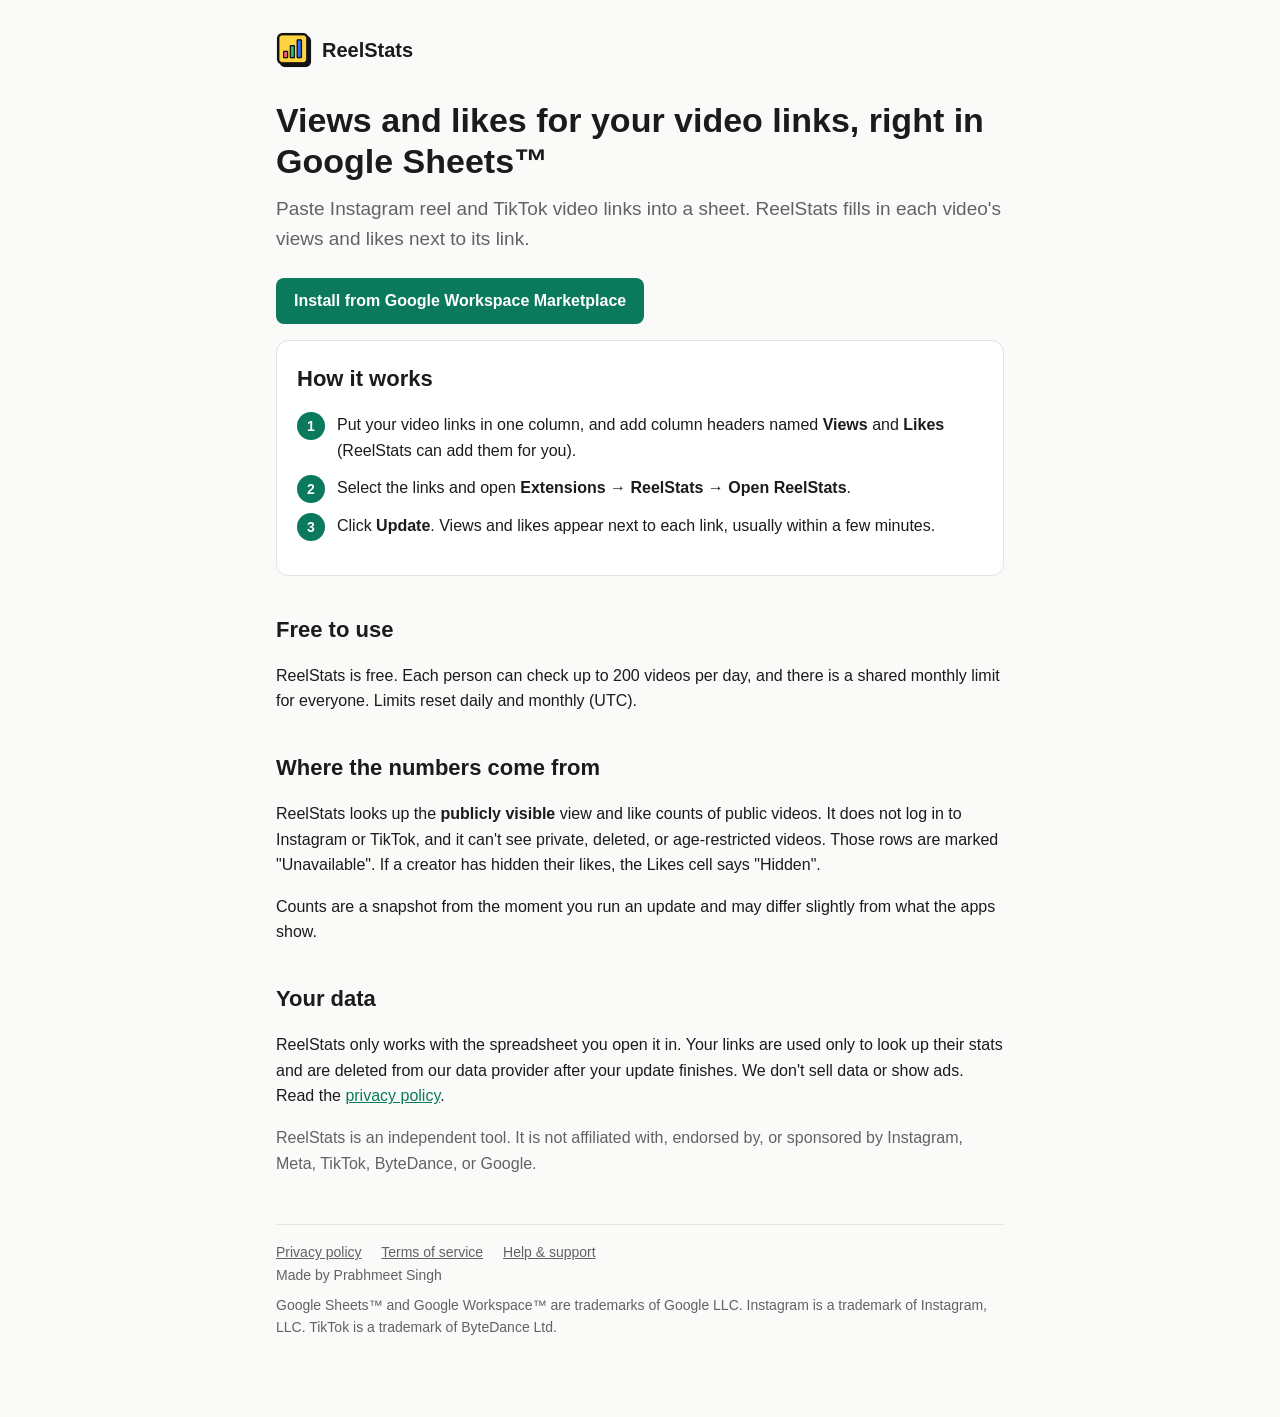
<file: index.html>
<!doctype html>
<html lang="en">
<head>
  <meta charset="utf-8">
  <meta name="viewport" content="width=device-width, initial-scale=1">
  <title>ReelStats</title>
  <meta name="description" content="Fill in views and likes for Instagram reels and TikTok videos in Google Sheets™.">
  <link rel="icon" href="/icon-128.png">
  <link rel="stylesheet" href="/style.css">
</head>
<body>
  <main>
    <header class="site"><img src="/icon-128.png" alt=""><a href="/">ReelStats</a></header>

    <h1>Views and likes for your video links, right in Google Sheets™</h1>
    <p class="lead">Paste Instagram reel and TikTok video links into a sheet. ReelStats fills in each video's views and likes next to its link.</p>
    <p><a class="button" href="https://workspace.google.com/marketplace/app/reelstats/132635458552" target="_blank" rel="noopener">Install from Google Workspace Marketplace</a></p>

    <div class="card">
      <h2 style="margin-top:0">How it works</h2>
      <ol class="steps">
        <li>Put your video links in one column, and add column headers named <b>Views</b> and <b>Likes</b> (ReelStats can add them for you).</li>
        <li>Select the links and open <b>Extensions → ReelStats → Open ReelStats</b>.</li>
        <li>Click <b>Update</b>. Views and likes appear next to each link, usually within a few minutes.</li>
      </ol>
    </div>

    <h2>Free to use</h2>
    <p>ReelStats is free. Each person can check up to 200 videos per day, and there is a shared monthly limit for everyone. Limits reset daily and monthly (UTC).</p>

    <h2>Where the numbers come from</h2>
    <p>ReelStats looks up the <b>publicly visible</b> view and like counts of public videos. It does not log in to Instagram or TikTok, and it can't see private, deleted, or age-restricted videos. Those rows are marked "Unavailable". If a creator has hidden their likes, the Likes cell says "Hidden".</p>
    <p>Counts are a snapshot from the moment you run an update and may differ slightly from what the apps show.</p>

    <h2>Your data</h2>
    <p>ReelStats only works with the spreadsheet you open it in. Your links are used only to look up their stats and are deleted from our data provider after your update finishes. We don't sell data or show ads. Read the <a href="/privacy">privacy policy</a>.</p>

    <p class="muted">ReelStats is an independent tool. It is not affiliated with, endorsed by, or sponsored by Instagram, Meta, TikTok, ByteDance, or Google.</p>

    <footer class="site">
      <a href="/privacy">Privacy policy</a>
      <a href="/terms">Terms of service</a>
      <a href="/support">Help &amp; support</a>
      <div>Made by Prabhmeet Singh</div>
      <p class="muted" style="margin-top:8px">Google Sheets™ and Google Workspace™ are trademarks of Google LLC. Instagram is a trademark of Instagram, LLC. TikTok is a trademark of ByteDance Ltd.</p>
    </footer>
  </main>
</body>
</html>
</file>
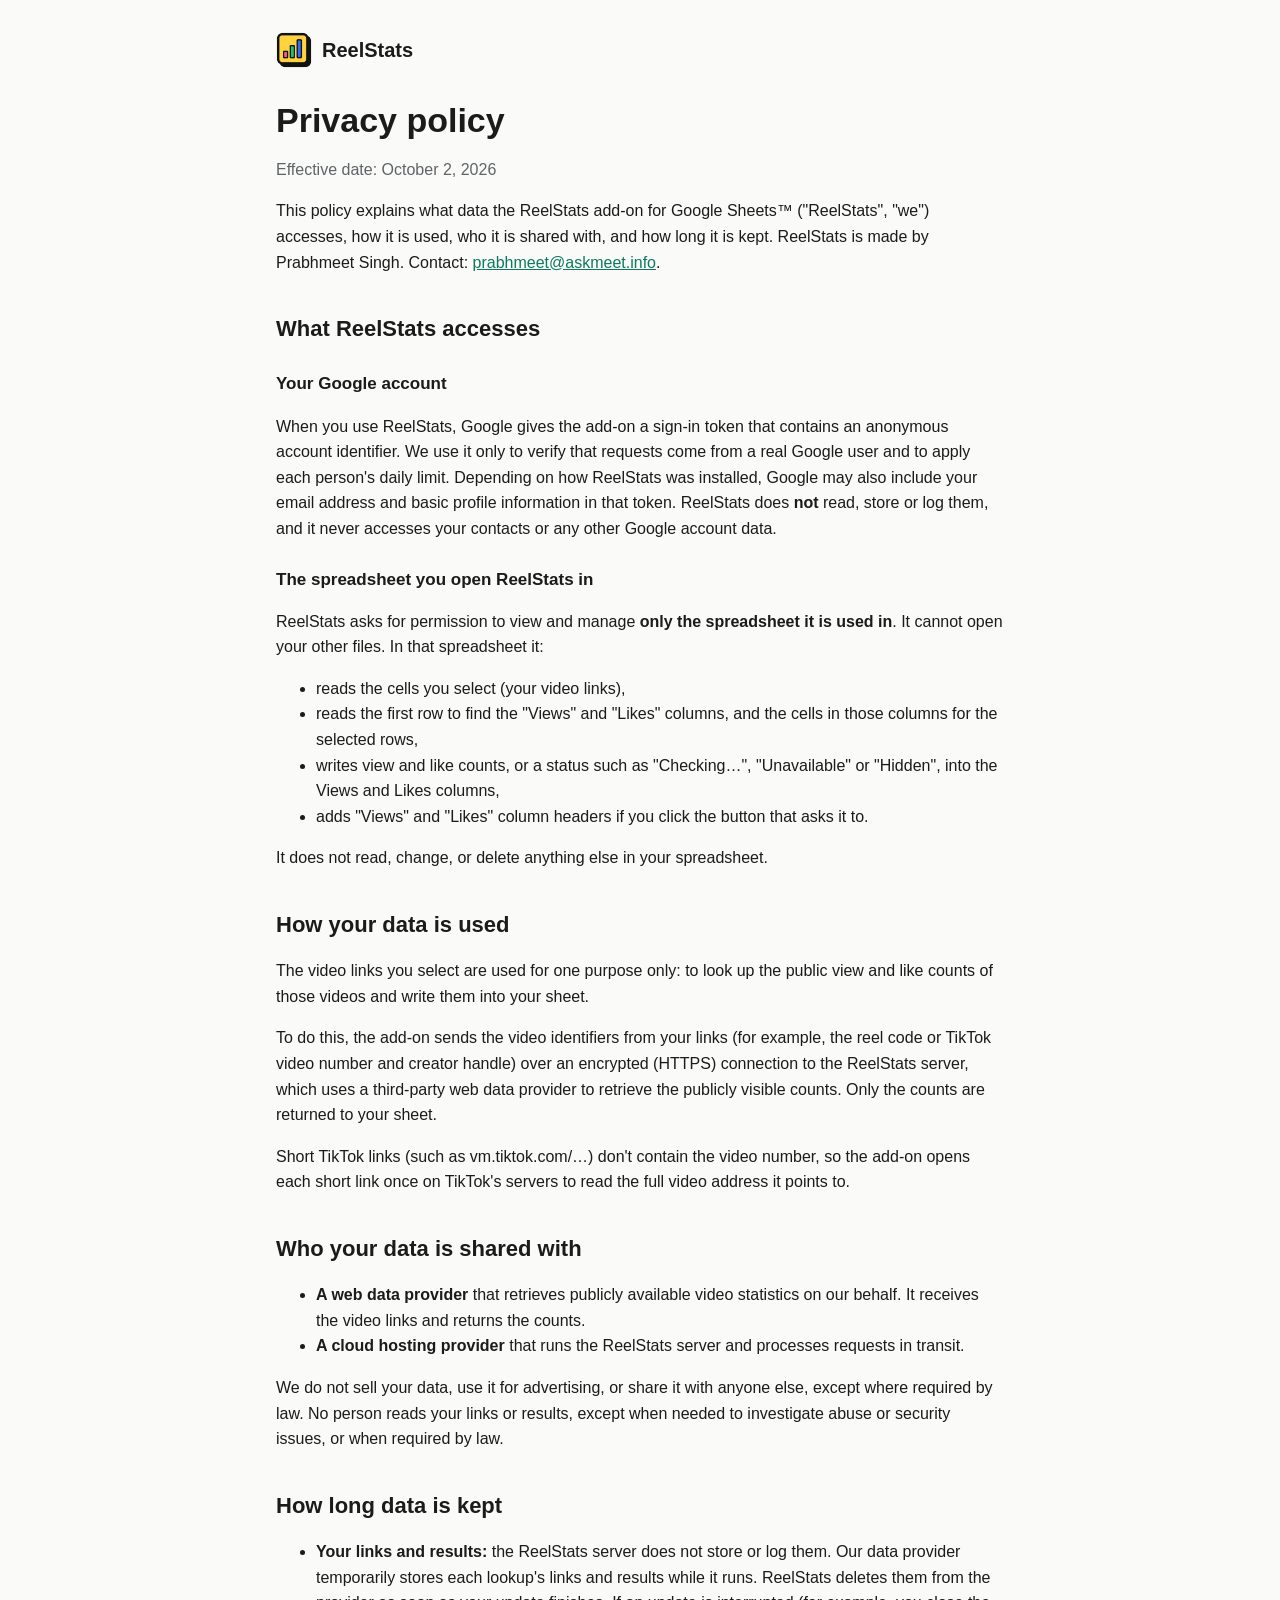
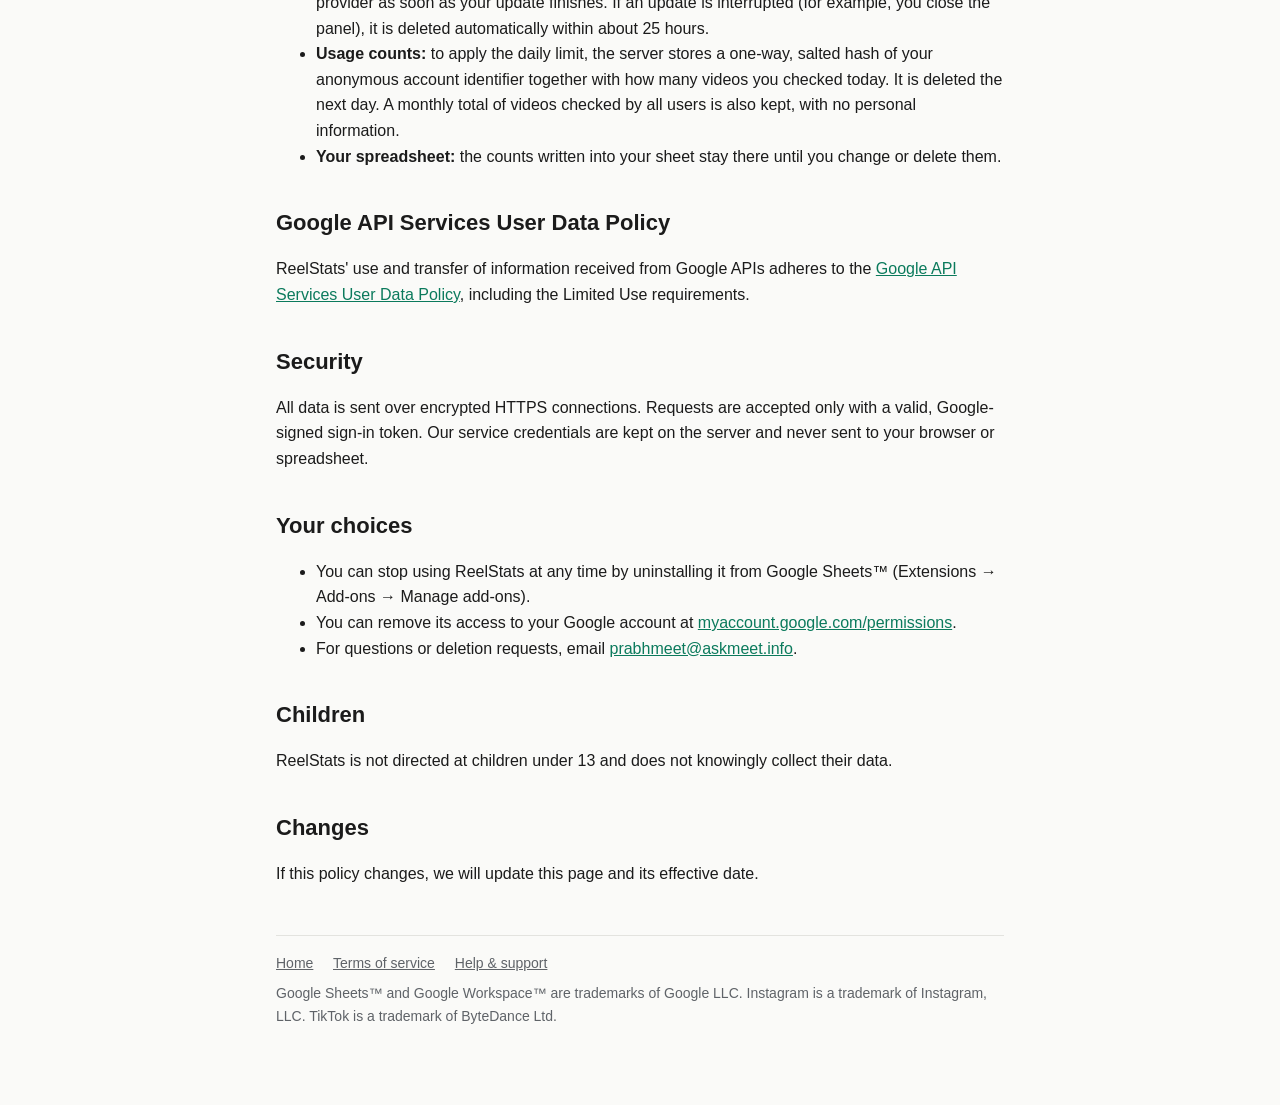
<file: privacy.html>
<!doctype html>
<html lang="en">
<head>
  <meta charset="utf-8">
  <meta name="viewport" content="width=device-width, initial-scale=1">
  <title>ReelStats Privacy Policy</title>
  <link rel="icon" href="/icon-128.png">
  <link rel="stylesheet" href="/style.css">
</head>
<body>
  <main>
    <header class="site"><img src="/icon-128.png" alt=""><a href="/">ReelStats</a></header>

    <h1>Privacy policy</h1>
    <p class="muted">Effective date: October 2, 2026</p>

    <p>This policy explains what data the ReelStats add-on for Google Sheets™ ("ReelStats", "we") accesses, how it is used, who it is shared with, and how long it is kept. ReelStats is made by Prabhmeet Singh. Contact: <a href="mailto:prabhmeet@askmeet.info">prabhmeet@askmeet.info</a>.</p>

    <h2>What ReelStats accesses</h2>
    <h3>Your Google account</h3>
    <p>When you use ReelStats, Google gives the add-on a sign-in token that contains an anonymous account identifier. We use it only to verify that requests come from a real Google user and to apply each person's daily limit. Depending on how ReelStats was installed, Google may also include your email address and basic profile information in that token. ReelStats does <b>not</b> read, store or log them, and it never accesses your contacts or any other Google account data.</p>

    <h3>The spreadsheet you open ReelStats in</h3>
    <p>ReelStats asks for permission to view and manage <b>only the spreadsheet it is used in</b>. It cannot open your other files. In that spreadsheet it:</p>
    <ul>
      <li>reads the cells you select (your video links),</li>
      <li>reads the first row to find the "Views" and "Likes" columns, and the cells in those columns for the selected rows,</li>
      <li>writes view and like counts, or a status such as "Checking…", "Unavailable" or "Hidden", into the Views and Likes columns,</li>
      <li>adds "Views" and "Likes" column headers if you click the button that asks it to.</li>
    </ul>
    <p>It does not read, change, or delete anything else in your spreadsheet.</p>

    <h2>How your data is used</h2>
    <p>The video links you select are used for one purpose only: to look up the public view and like counts of those videos and write them into your sheet.</p>
    <p>To do this, the add-on sends the video identifiers from your links (for example, the reel code or TikTok video number and creator handle) over an encrypted (HTTPS) connection to the ReelStats server, which uses a third-party web data provider to retrieve the publicly visible counts. Only the counts are returned to your sheet.</p>
    <p>Short TikTok links (such as vm.tiktok.com/…) don't contain the video number, so the add-on opens each short link once on TikTok's servers to read the full video address it points to.</p>

    <h2>Who your data is shared with</h2>
    <ul>
      <li><b>A web data provider</b> that retrieves publicly available video statistics on our behalf. It receives the video links and returns the counts.</li>
      <li><b>A cloud hosting provider</b> that runs the ReelStats server and processes requests in transit.</li>
    </ul>
    <p>We do not sell your data, use it for advertising, or share it with anyone else, except where required by law. No person reads your links or results, except when needed to investigate abuse or security issues, or when required by law.</p>

    <h2>How long data is kept</h2>
    <ul>
      <li><b>Your links and results:</b> the ReelStats server does not store or log them. Our data provider temporarily stores each lookup's links and results while it runs. ReelStats deletes them from the provider as soon as your update finishes. If an update is interrupted (for example, you close the panel), it is deleted automatically within about 25 hours.</li>
      <li><b>Usage counts:</b> to apply the daily limit, the server stores a one-way, salted hash of your anonymous account identifier together with how many videos you checked today. It is deleted the next day. A monthly total of videos checked by all users is also kept, with no personal information.</li>
      <li><b>Your spreadsheet:</b> the counts written into your sheet stay there until you change or delete them.</li>
    </ul>

    <h2>Google API Services User Data Policy</h2>
    <p>ReelStats' use and transfer of information received from Google APIs adheres to the <a href="https://developers.google.com/terms/api-services-user-data-policy" target="_blank" rel="noopener">Google API Services User Data Policy</a>, including the Limited Use requirements.</p>

    <h2>Security</h2>
    <p>All data is sent over encrypted HTTPS connections. Requests are accepted only with a valid, Google-signed sign-in token. Our service credentials are kept on the server and never sent to your browser or spreadsheet.</p>

    <h2>Your choices</h2>
    <ul>
      <li>You can stop using ReelStats at any time by uninstalling it from Google Sheets™ (Extensions → Add-ons → Manage add-ons).</li>
      <li>You can remove its access to your Google account at <a href="https://myaccount.google.com/permissions" target="_blank" rel="noopener">myaccount.google.com/permissions</a>.</li>
      <li>For questions or deletion requests, email <a href="mailto:prabhmeet@askmeet.info">prabhmeet@askmeet.info</a>.</li>
    </ul>

    <h2>Children</h2>
    <p>ReelStats is not directed at children under 13 and does not knowingly collect their data.</p>

    <h2>Changes</h2>
    <p>If this policy changes, we will update this page and its effective date.</p>

    <footer class="site">
      <a href="/">Home</a>
      <a href="/terms">Terms of service</a>
      <a href="/support">Help &amp; support</a>
      <p class="muted" style="margin-top:8px">Google Sheets™ and Google Workspace™ are trademarks of Google LLC. Instagram is a trademark of Instagram, LLC. TikTok is a trademark of ByteDance Ltd.</p>
    </footer>
  </main>
</body>
</html>
</file>
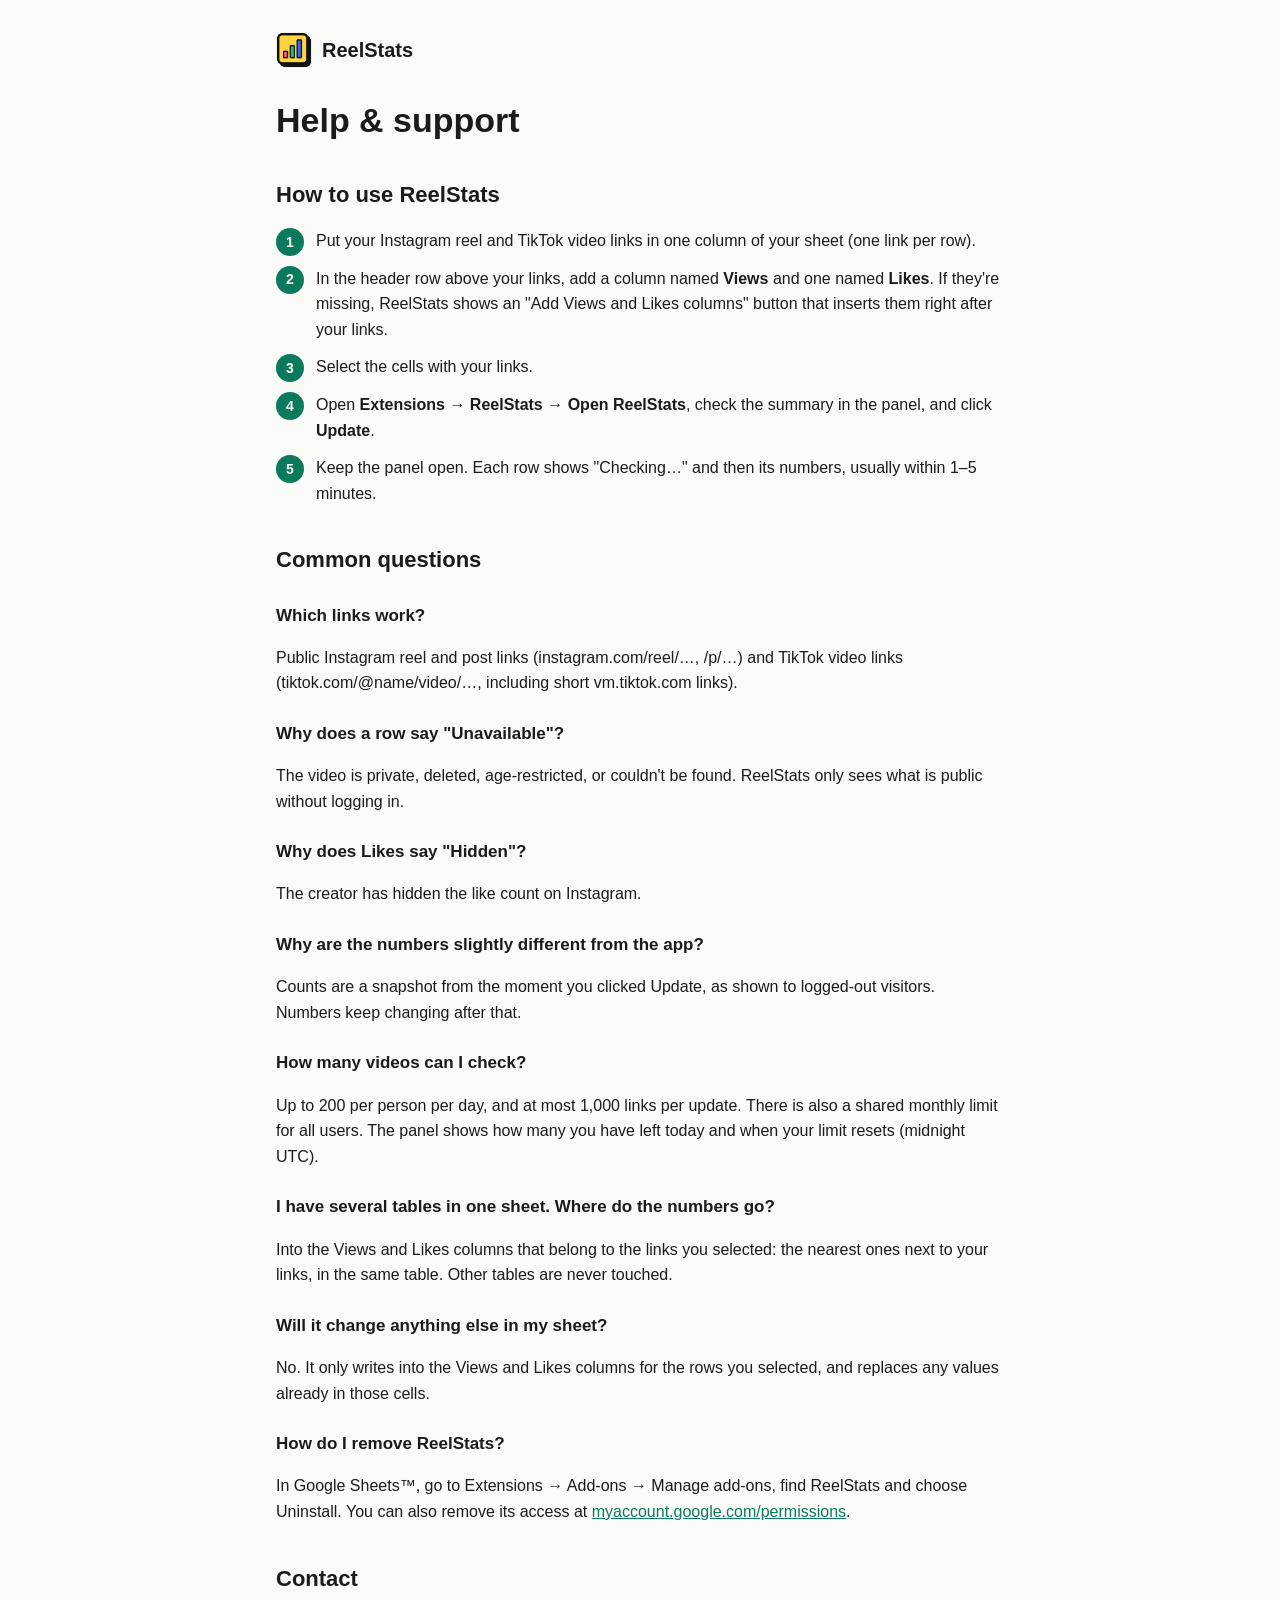
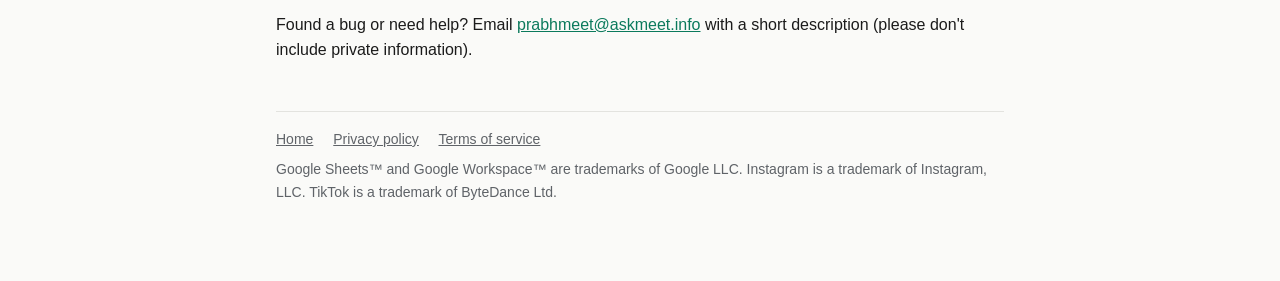
<file: support.html>
<!doctype html>
<html lang="en">
<head>
  <meta charset="utf-8">
  <meta name="viewport" content="width=device-width, initial-scale=1">
  <title>ReelStats Help</title>
  <link rel="icon" href="/icon-128.png">
  <link rel="stylesheet" href="/style.css">
</head>
<body>
  <main>
    <header class="site"><img src="/icon-128.png" alt=""><a href="/">ReelStats</a></header>

    <h1>Help &amp; support</h1>

    <h2>How to use ReelStats</h2>
    <ol class="steps">
      <li>Put your Instagram reel and TikTok video links in one column of your sheet (one link per row).</li>
      <li>In the header row above your links, add a column named <b>Views</b> and one named <b>Likes</b>. If they're missing, ReelStats shows an "Add Views and Likes columns" button that inserts them right after your links.</li>
      <li>Select the cells with your links.</li>
      <li>Open <b>Extensions → ReelStats → Open ReelStats</b>, check the summary in the panel, and click <b>Update</b>.</li>
      <li>Keep the panel open. Each row shows "Checking…" and then its numbers, usually within 1–5 minutes.</li>
    </ol>

    <h2>Common questions</h2>
    <h3>Which links work?</h3>
    <p>Public Instagram reel and post links (instagram.com/reel/…, /p/…) and TikTok video links (tiktok.com/@name/video/…, including short vm.tiktok.com links).</p>

    <h3>Why does a row say "Unavailable"?</h3>
    <p>The video is private, deleted, age-restricted, or couldn't be found. ReelStats only sees what is public without logging in.</p>

    <h3>Why does Likes say "Hidden"?</h3>
    <p>The creator has hidden the like count on Instagram.</p>

    <h3>Why are the numbers slightly different from the app?</h3>
    <p>Counts are a snapshot from the moment you clicked Update, as shown to logged-out visitors. Numbers keep changing after that.</p>

    <h3>How many videos can I check?</h3>
    <p>Up to 200 per person per day, and at most 1,000 links per update. There is also a shared monthly limit for all users. The panel shows how many you have left today and when your limit resets (midnight UTC).</p>

    <h3>I have several tables in one sheet. Where do the numbers go?</h3>
    <p>Into the Views and Likes columns that belong to the links you selected: the nearest ones next to your links, in the same table. Other tables are never touched.</p>

    <h3>Will it change anything else in my sheet?</h3>
    <p>No. It only writes into the Views and Likes columns for the rows you selected, and replaces any values already in those cells.</p>

    <h3>How do I remove ReelStats?</h3>
    <p>In Google Sheets™, go to Extensions → Add-ons → Manage add-ons, find ReelStats and choose Uninstall. You can also remove its access at <a href="https://myaccount.google.com/permissions" target="_blank" rel="noopener">myaccount.google.com/permissions</a>.</p>

    <h2>Contact</h2>
    <p>Found a bug or need help? Email <a href="mailto:prabhmeet@askmeet.info">prabhmeet@askmeet.info</a> with a short description (please don't include private information).</p>

    <footer class="site">
      <a href="/">Home</a>
      <a href="/privacy">Privacy policy</a>
      <a href="/terms">Terms of service</a>
      <p class="muted" style="margin-top:8px">Google Sheets™ and Google Workspace™ are trademarks of Google LLC. Instagram is a trademark of Instagram, LLC. TikTok is a trademark of ByteDance Ltd.</p>
    </footer>
  </main>
</body>
</html>
</file>
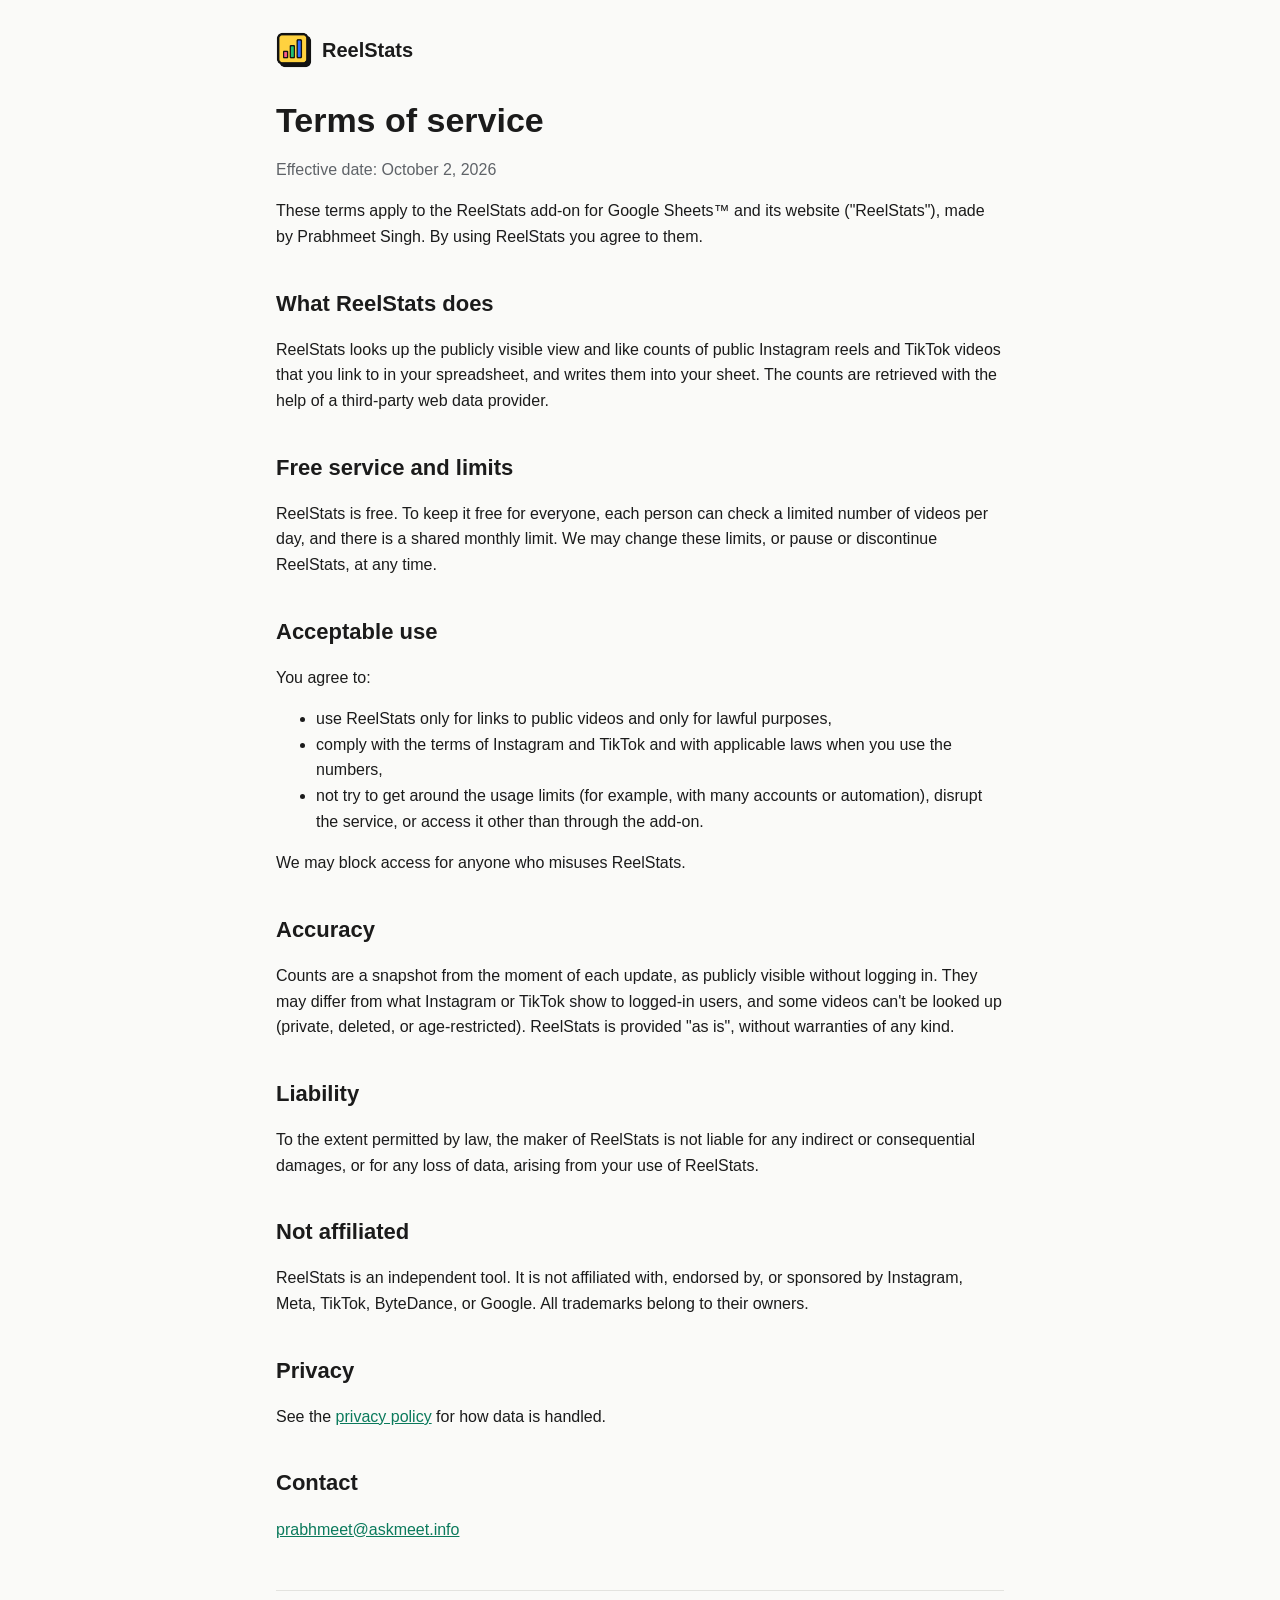
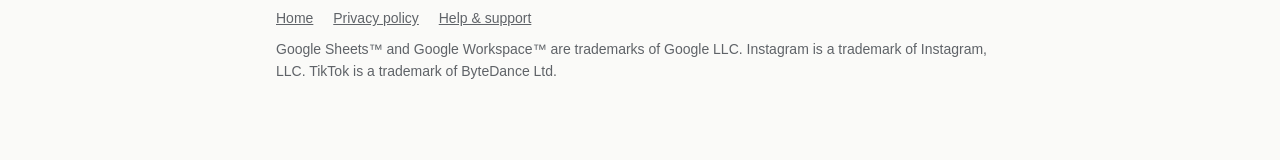
<file: terms.html>
<!doctype html>
<html lang="en">
<head>
  <meta charset="utf-8">
  <meta name="viewport" content="width=device-width, initial-scale=1">
  <title>ReelStats Terms of Service</title>
  <link rel="icon" href="/icon-128.png">
  <link rel="stylesheet" href="/style.css">
</head>
<body>
  <main>
    <header class="site"><img src="/icon-128.png" alt=""><a href="/">ReelStats</a></header>

    <h1>Terms of service</h1>
    <p class="muted">Effective date: October 2, 2026</p>

    <p>These terms apply to the ReelStats add-on for Google Sheets™ and its website ("ReelStats"), made by Prabhmeet Singh. By using ReelStats you agree to them.</p>

    <h2>What ReelStats does</h2>
    <p>ReelStats looks up the publicly visible view and like counts of public Instagram reels and TikTok videos that you link to in your spreadsheet, and writes them into your sheet. The counts are retrieved with the help of a third-party web data provider.</p>

    <h2>Free service and limits</h2>
    <p>ReelStats is free. To keep it free for everyone, each person can check a limited number of videos per day, and there is a shared monthly limit. We may change these limits, or pause or discontinue ReelStats, at any time.</p>

    <h2>Acceptable use</h2>
    <p>You agree to:</p>
    <ul>
      <li>use ReelStats only for links to public videos and only for lawful purposes,</li>
      <li>comply with the terms of Instagram and TikTok and with applicable laws when you use the numbers,</li>
      <li>not try to get around the usage limits (for example, with many accounts or automation), disrupt the service, or access it other than through the add-on.</li>
    </ul>
    <p>We may block access for anyone who misuses ReelStats.</p>

    <h2>Accuracy</h2>
    <p>Counts are a snapshot from the moment of each update, as publicly visible without logging in. They may differ from what Instagram or TikTok show to logged-in users, and some videos can't be looked up (private, deleted, or age-restricted). ReelStats is provided "as is", without warranties of any kind.</p>

    <h2>Liability</h2>
    <p>To the extent permitted by law, the maker of ReelStats is not liable for any indirect or consequential damages, or for any loss of data, arising from your use of ReelStats.</p>

    <h2>Not affiliated</h2>
    <p>ReelStats is an independent tool. It is not affiliated with, endorsed by, or sponsored by Instagram, Meta, TikTok, ByteDance, or Google. All trademarks belong to their owners.</p>

    <h2>Privacy</h2>
    <p>See the <a href="/privacy">privacy policy</a> for how data is handled.</p>

    <h2>Contact</h2>
    <p><a href="mailto:prabhmeet@askmeet.info">prabhmeet@askmeet.info</a></p>

    <footer class="site">
      <a href="/">Home</a>
      <a href="/privacy">Privacy policy</a>
      <a href="/support">Help &amp; support</a>
      <p class="muted" style="margin-top:8px">Google Sheets™ and Google Workspace™ are trademarks of Google LLC. Instagram is a trademark of Instagram, LLC. TikTok is a trademark of ByteDance Ltd.</p>
    </footer>
  </main>
</body>
</html>
</file>
<file: style.css>
:root {
  --bg: #fafaf8;
  --card: #ffffff;
  --text: #1b1b1b;
  --muted: #5f6368;
  --border: #e3e3df;
  --accent: #0b7a5c;
  --accent-text: #ffffff;
}
@media (prefers-color-scheme: dark) {
  :root {
    --bg: #121413;
    --card: #1b1e1d;
    --text: #ececec;
    --muted: #a3a8a6;
    --border: #2c302e;
    --accent: #37c49b;
    --accent-text: #0b1512;
  }
}
* { box-sizing: border-box; }
body {
  margin: 0;
  background: var(--bg);
  color: var(--text);
  font: 16px/1.6 -apple-system, BlinkMacSystemFont, "Segoe UI", Roboto, sans-serif;
}
main { max-width: 760px; margin: 0 auto; padding: 32px 16px 64px; }
header.site { display: flex; align-items: center; gap: 10px; margin-bottom: 32px; }
header.site img { width: 36px; height: 36px; }
header.site a { color: inherit; text-decoration: none; font-weight: 700; font-size: 20px; }
h1 { font-size: 34px; line-height: 1.2; margin: 0 0 12px; }
h2 { font-size: 22px; margin: 36px 0 8px; }
h3 { font-size: 17px; margin: 24px 0 4px; }
p, li { color: var(--text); }
.lead { font-size: 19px; color: var(--muted); margin: 0 0 24px; }
.muted { color: var(--muted); }
a { color: var(--accent); }
.card {
  background: var(--card);
  border: 1px solid var(--border);
  border-radius: 12px;
  padding: 20px;
  margin: 16px 0;
}
.steps { counter-reset: step; list-style: none; padding: 0; }
.steps li { counter-increment: step; position: relative; padding-left: 40px; margin: 12px 0; }
.steps li::before {
  content: counter(step);
  position: absolute; left: 0; top: 0;
  width: 28px; height: 28px; border-radius: 50%;
  background: var(--accent); color: var(--accent-text);
  display: grid; place-items: center; font-weight: 700; font-size: 14px;
}
.button {
  display: inline-block;
  background: var(--accent); color: var(--accent-text);
  padding: 10px 18px; border-radius: 8px;
  text-decoration: none; font-weight: 600;
}
footer.site {
  margin-top: 48px; padding-top: 16px;
  border-top: 1px solid var(--border);
  color: var(--muted); font-size: 14px;
}
footer.site a { color: var(--muted); margin-right: 16px; }
</file>
